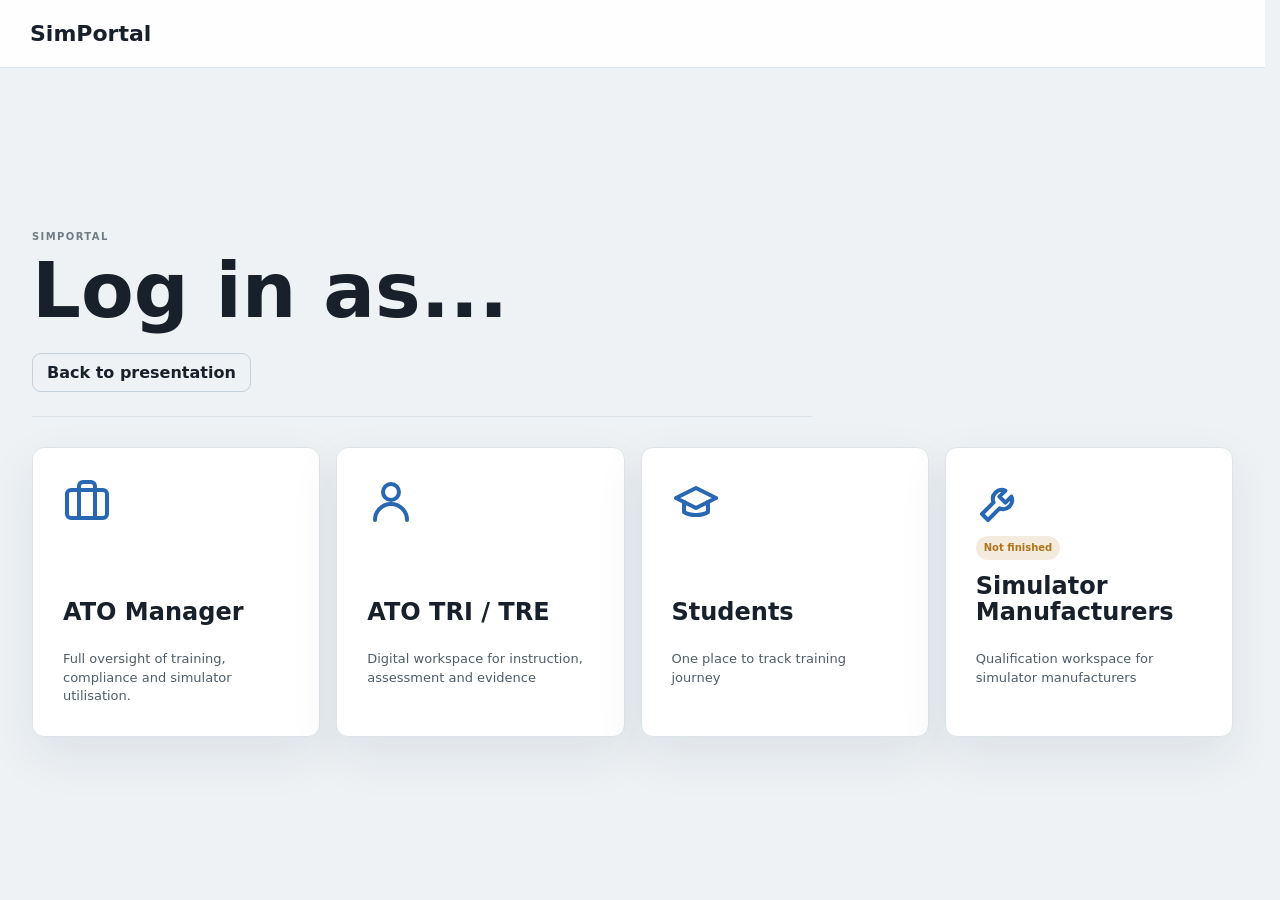
<file: demo.html>
<!doctype html>
<html lang="en">
  <head>
    <meta charset="utf-8">
    <meta
      name="viewport"
      content="width=device-width, initial-scale=1.0, viewport-fit=cover"
    >
    <title>SimPortal Demo</title>
    <meta
      name="description"
      content="Static role-based ATO simulator training portal demo."
    >
    <link rel="stylesheet" href="styles.css">
  </head>
  <body>
    <svg class="icon-sprite" aria-hidden="true">
      <symbol id="icon-user" viewBox="0 0 24 24">
        <path d="M20 21a8 8 0 0 0-16 0"></path>
        <circle cx="12" cy="7" r="4"></circle>
      </symbol>
      <symbol id="icon-briefcase" viewBox="0 0 24 24">
        <path d="M16 20V4a2 2 0 0 0-2-2h-4a2 2 0 0 0-2 2v16"></path>
        <rect x="2" y="6" width="20" height="14" rx="2"></rect>
      </symbol>
      <symbol id="icon-graduation" viewBox="0 0 24 24">
        <path d="M22 10 12 5 2 10l10 5 10-5Z"></path>
        <path d="M6 12v5c3 2 9 2 12 0v-5"></path>
      </symbol>
      <symbol id="icon-plus" viewBox="0 0 24 24">
        <path d="M5 12h14"></path>
        <path d="M12 5v14"></path>
      </symbol>
      <symbol id="icon-plane" viewBox="0 0 24 24">
        <path d="M17.8 19.2 16 11l3.5-3.5c1.1-1.1 1.4-2.7.7-3.4s-2.3-.4-3.4.7L13 8.3 4.8 6.5 3.5 7.8l6.7 3.3-3.5 3.5-2.3-.4-1 1 3.3 2 2 3.3 1-1-.4-2.3 3.5-3.5 3.3 6.7 1.7-1.2Z"></path>
      </symbol>
      <symbol id="icon-monitor" viewBox="0 0 24 24">
        <rect x="3" y="4" width="18" height="12" rx="2"></rect>
        <path d="M8 20h8"></path>
        <path d="M12 16v4"></path>
      </symbol>
      <symbol id="icon-list" viewBox="0 0 24 24">
        <path d="M8 6h13"></path>
        <path d="M8 12h13"></path>
        <path d="M8 18h13"></path>
        <path d="M3 6h.01"></path>
        <path d="M3 12h.01"></path>
        <path d="M3 18h.01"></path>
      </symbol>
      <symbol id="icon-clipboard" viewBox="0 0 24 24">
        <rect x="8" y="2" width="8" height="4" rx="1"></rect>
        <path d="M16 4h2a2 2 0 0 1 2 2v14a2 2 0 0 1-2 2H6a2 2 0 0 1-2-2V6a2 2 0 0 1 2-2h2"></path>
      </symbol>
      <symbol id="icon-check" viewBox="0 0 24 24">
        <path d="m20 6-11 11-5-5"></path>
      </symbol>
      <symbol id="icon-alert" viewBox="0 0 24 24">
        <path d="M10.3 3.9 1.8 18a2 2 0 0 0 1.7 3h17a2 2 0 0 0 1.7-3L13.7 3.9a2 2 0 0 0-3.4 0Z"></path>
        <path d="M12 9v4"></path>
        <path d="M12 17h.01"></path>
      </symbol>
      <symbol id="icon-wrench" viewBox="0 0 24 24">
        <path d="M14.7 6.3a4.5 4.5 0 0 0-5.9 5.9L3 18l3 3 5.8-5.8a4.5 4.5 0 0 0 5.9-5.9l-3 3-3-3 3-3Z"></path>
      </symbol>
    </svg>

    <header class="topbar">
      <button class="brand brand-button" id="brand" type="button">SimPortal</button>
    </header>

    <main>
      <section id="loginView" class="view active">
        <div class="login-screen">
          <div class="login-hero">
            <div class="eyebrow">SimPortal</div>
            <h1>Log in as...</h1>
            <a class="btn ghost login-back" href="index.html">Back to presentation</a>
          </div>

          <div class="login-grid">
            <button class="login-card" type="button" data-role="stakeholder">
              <svg class="icon"><use href="#icon-briefcase"></use></svg>
              <strong>ATO Manager</strong>
              <span>Full oversight of training, compliance and simulator utilisation.</span>
            </button>

            <button class="login-card" type="button" data-role="tri">
              <svg class="icon"><use href="#icon-user"></use></svg>
              <strong>ATO TRI / TRE</strong>
              <span>Digital workspace for instruction, assessment and evidence</span>
            </button>

            <button class="login-card" type="button" data-role="student">
              <svg class="icon"><use href="#icon-graduation"></use></svg>
              <strong>Students</strong>
              <span>One place to track training journey</span>
            </button>

            <button class="login-card" type="button" data-role="manufacturer">
              <svg class="icon"><use href="#icon-wrench"></use></svg>
              <div class="role-status status-badge warning">Not finished</div>
              <strong>Simulator Manufacturers</strong>
              <span>Qualification workspace for simulator manufacturers</span>
            </button>
          </div>
        </div>
      </section>

      <section id="portalView" class="view">
        <div class="dashboard">
          <div class="portal-head">
            <div>
              <div class="eyebrow" id="portalEyebrow"></div>
              <h1 id="portalTitle"></h1>
              <p id="portalSummary"></p>
            </div>
            <button class="btn ghost" type="button" id="switchRoleButton">Back to Login screen</button>
          </div>

          <section id="scheduleArea">
            <div class="section-head">
              <h2><svg class="icon"><use href="#icon-plane"></use></svg> FFS Schedule</h2>
              <span>FFS 1-5 complete</span>
            </div>
            <div class="cards" id="sessionCards"></div>
          </section>

          <section id="stakeholderArea">
            <div class="stakeholder-tabs" role="tablist" aria-label="ATO Manager sections">
              <button class="stakeholder-tab active" type="button" data-stakeholder-tab="programmes">
                <svg class="icon"><use href="#icon-clipboard"></use></svg>
                Programs
              </button>
              <button class="stakeholder-tab" type="button" data-stakeholder-tab="tasks">
                <svg class="icon"><use href="#icon-list"></use></svg>
                Task Matrix
              </button>
              <button class="stakeholder-tab" type="button" data-stakeholder-tab="inventory">
                <svg class="icon"><use href="#icon-monitor"></use></svg>
                Device Inventory
              </button>
            </div>

            <section class="stakeholder-panel" id="inventoryPanel">
              <div class="section-head">
                <h2>Device Inventory</h2>
                <button class="add-button" type="button" data-create="device">
                  <svg class="icon"><use href="#icon-plus"></use></svg>
                  Device
                </button>
              </div>
              <div class="device-grid" id="deviceInventory"></div>
            </section>

            <section class="stakeholder-panel" id="tasksPanel">
              <div class="section-head">
                <h2>Task Matrix</h2>
                <button class="add-button" type="button" data-create="task">
                  <svg class="icon"><use href="#icon-plus"></use></svg>
                  Task
                </button>
              </div>
              <span class="section-meta" id="taskCount"></span>
              <div class="task-matrix" id="taskMatrix"></div>
            </section>

            <section class="stakeholder-panel active" id="programmesPanel">
              <div class="section-head">
                <h2>Programs</h2>
                <button class="add-button" type="button" data-create="programme">
                  <svg class="icon"><use href="#icon-plus"></use></svg>
                  Program
                </button>
              </div>
              <div class="programme-grid" id="programmeList"></div>
              <div class="programme-preview" id="programmePreview"></div>
            </section>
          </section>

          <section id="manufacturerArea">
            <div class="manufacturer-hero">
              <div>
                <div class="eyebrow">Qualification package</div>
                <h2>Device → Claimed FCS → Evidence → Tests → Qualification status</h2>
                <p>SimPortal gives simulator manufacturers one workspace to build, maintain and defend their qualification package.</p>
              </div>
              <div class="readiness-card">
                <span>Qualification readiness</span>
                <div class="status-badge warning">Not finished</div>
                <strong>82%</strong>
                <small>18 open evidence gaps</small>
              </div>
            </div>

            <div class="manufacturer-grid" id="manufacturerGrid"></div>
          </section>
        </div>
      </section>

      <section id="sessionView" class="view">
        <div class="session-page">
          <div class="session-head operational-head">
            <div>
              <div class="eyebrow" id="sessionEyebrow"></div>
              <div class="session-title" id="sessionTitle"></div>
              <div class="session-route" id="sessionRoute"></div>
            </div>
            <button class="btn ghost" type="button" id="backToPortalButton">Back</button>
          </div>

          <div class="session-tabs" role="tablist" aria-label="Session sections">
            <button class="session-tab active" type="button" data-session-tab="briefing">Briefing</button>
            <button class="session-tab" type="button" data-session-tab="setup">Setup</button>
            <button class="session-tab" type="button" data-session-tab="items">Session</button>
            <button class="session-tab" type="button" data-session-tab="debrief">Debrief</button>
          </div>

          <div class="session-content" id="sessionContent"></div>
        </div>
      </section>
    </main>

    <div class="modal-backdrop" id="modalBackdrop">
      <section
        class="modal"
        role="dialog"
        aria-modal="true"
        aria-labelledby="modalTitle"
      >
        <div class="modal-top">
          <div>
            <div class="eyebrow" id="modalEyebrow"></div>
            <h3 id="modalTitle"></h3>
          </div>
          <button class="btn icon" id="modalClose" type="button" aria-label="Close">x</button>
        </div>
        <div class="modal-body" id="modalBody"></div>
      </section>
    </div>

    <script src="lesson-data.js"></script>
    <script src="app.js"></script>
  </body>
</html>
</file>
<file: styles.css>
:root {
  --bg: #eef2f5;
  --panel: #ffffff;
  --panel-hover: #f5f8fa;
  --panel-soft: #f8fafb;

  --text: #18212b;
  --muted: #6f7b86;
  --muted-light: #4f5d69;

  --border: #dce4ea;
  --border-light: #c4d0da;

  --green: #237a57;
  --green-soft: rgba(35, 122, 87, .12);

  --red: #c94b4b;
  --red-soft: rgba(201, 75, 75, .12);

  --blue: #2867b2;
  --blue-soft: rgba(40, 103, 178, .12);

  --amber: #ad7519;
  --amber-soft: rgba(173, 117, 25, .14);

  --reposition: #8bdfb2;
  --reposition-bg: rgba(139, 223, 178, .11);

  --radius: 12px;
}

* {
  box-sizing: border-box;
}

html {
  scroll-behavior: smooth;
  scrollbar-gutter: stable;
}

body {
  margin: 0;

  background: var(--bg);
  color: var(--text);

  font-family:
    Inter,
    ui-sans-serif,
    system-ui,
    -apple-system,
    BlinkMacSystemFont,
    "Segoe UI",
    sans-serif;
}

.icon-sprite {
  position: absolute;
  width: 0;
  height: 0;
  overflow: hidden;
}

.icon {
  width: 18px;
  height: 18px;
  flex: 0 0 auto;
  stroke: currentColor;
  stroke-width: 2;
  fill: none;
  stroke-linecap: round;
  stroke-linejoin: round;
}

button {
  font: inherit;
  cursor: pointer;
  -webkit-tap-highlight-color: transparent;
}

button:focus-visible {
  outline: 2px solid var(--blue);
  outline-offset: 2px;
}

.view {
  display: none;
}

.view.active {
  display: block;
}


/* ================================================= */
/* TOP BAR */
/* ================================================= */

.topbar {
  height: 68px;

  position: sticky;
  top: 0;
  z-index: 50;

  padding: 0 30px;

  display: flex;
  align-items: center;
  justify-content: space-between;

  background: rgba(255, 255, 255, .9);

  backdrop-filter: blur(18px);

  border-bottom: 1px solid var(--border);
}

.brand {
  font-size: 22px;
  font-weight: 650;

  letter-spacing: 0;

  cursor: pointer;
}

.brand-button {
  border: 0;
  padding: 0;
  background: transparent;
  color: var(--text);
}

.role-chip {
  min-height: 31px;
  padding: 0 10px;
  display: inline-flex;
  align-items: center;
  border: 1px solid var(--border-light);
  border-radius: 999px;
  color: var(--muted-light);
  background: var(--panel);
  font-size: 12px;
  font-weight: 720;
}

.role-chip:empty {
  display: none;
}

.top-actions {
  display: flex;
  align-items: center;
  gap: 8px;
}

.btn {
  min-height: 39px;

  padding: 0 14px;

  border: 1px solid var(--border-light);
  border-radius: 9px;

  background: var(--panel);
  color: var(--text);

  font-weight: 650;
}

a.btn {
  text-decoration: none;
}

.btn:hover {
  background: var(--panel-hover);
}

.btn.ghost {
  background: transparent;
}

.btn.icon {
  width: 40px;
  padding: 0;

  display: grid;
  place-items: center;

  font-size: 20px;
}


/* ================================================= */
/* SHARED */
/* ================================================= */

.eyebrow {
  margin-bottom: 9px;

  color: var(--muted);

  font-size: 10px;
  font-weight: 760;

  text-transform: uppercase;
  letter-spacing: .14em;
}

h1 {
  margin: 0;

  font-size: clamp(40px, 5vw, 66px);

  line-height: .97;

  font-weight: 620;

  letter-spacing: 0;
}


/* ================================================= */
/* DASHBOARD */
/* ================================================= */

.dashboard {
  max-width: 1280px;

  margin: 0 auto;

  padding: 55px 30px 90px;
}

.hero {
  margin-bottom: 40px;
}

.hero p {
  max-width: 570px;

  margin: 15px 0 0;

  color: var(--muted-light);

  font-size: 14px;
  line-height: 1.6;
}

.login-screen {
  min-height: calc(100vh - 68px);
  width: min(1180px, calc(100% - 60px));
  margin: 0 auto;
  padding: 84px 0 90px;
  display: grid;
  align-content: center;
}

.login-hero {
  margin-bottom: 30px;
  padding-bottom: 24px;
  border-bottom: 1px solid var(--border);
}

.login-hero h1 {
  max-width: 760px;
  font-size: clamp(58px, 8vw, 112px);
}

.login-grid {
  display: grid;
  grid-template-columns: repeat(3, minmax(0, 1fr));
  gap: 18px;
}

.login-card {
  min-height: 260px;
  padding: 28px;
  display: flex;
  flex-direction: column;
  justify-content: space-between;
  border: 1px solid var(--border);
  border-radius: var(--radius);
  background: var(--panel);
  color: var(--text);
  text-align: left;
}

.login-card:hover {
  background: var(--panel-hover);
  border-color: var(--border-light);
}

.login-card span,
.login-card small {
  color: var(--muted);
  font-size: 12px;
}

.login-card strong {
  display: block;
  margin: auto 0 0;
  font-size: 30px;
  line-height: 1.1;
}

.login-card .icon {
  width: 32px;
  height: 32px;
  color: var(--blue);
}

.portal-head {
  margin-bottom: 28px;
  display: flex;
  align-items: flex-start;
  justify-content: space-between;
  gap: 20px;
}

.portal-head p {
  max-width: 680px;
  margin: 14px 0 0;
  color: var(--muted-light);
  font-size: 14px;
  line-height: 1.55;
}

#scheduleArea {
  max-width: 1080px;
  margin: 0 auto;
}

.section-head h2 {
  display: inline-flex;
  align-items: center;
  gap: 8px;
}

.section-meta {
  display: block;
  margin: -7px 0 13px;
  color: var(--muted);
  font-size: 12px;
}

.add-button {
  min-height: 34px;
  padding: 0 11px;
  display: inline-flex;
  align-items: center;
  gap: 7px;
  border: 1px solid var(--border-light);
  border-radius: 8px;
  background: var(--panel);
  color: var(--text);
  font-size: 12px;
  font-weight: 760;
}

.add-button:hover {
  background: var(--panel-hover);
}

.stakeholder-tabs {
  display: grid;
  grid-template-columns: repeat(3, minmax(0, 1fr));
  gap: 8px;
  margin-bottom: 24px;
}

.stakeholder-tab {
  min-height: 50px;
  padding: 0 14px;
  display: inline-flex;
  align-items: center;
  justify-content: center;
  gap: 8px;
  border: 1px solid var(--border);
  border-radius: 8px;
  background: var(--panel);
  color: var(--muted-light);
  font-size: 13px;
  font-weight: 780;
}

.stakeholder-tab.active {
  border-color: var(--border-light);
  background: var(--panel-hover);
  color: var(--text);
}

.stakeholder-panel {
  display: none;
}

.stakeholder-panel.active {
  display: block;
}

.device-grid {
  display: grid;
  grid-template-columns: repeat(5, minmax(0, 1fr));
  gap: 12px;
}

.device-card {
  min-height: 260px;
  padding: 16px;
  display: flex;
  flex-direction: column;
  border: 1px solid var(--border);
  border-radius: 12px;
  background: linear-gradient(180deg, #1b1f25, #101319);
  color: var(--text);
  text-align: left;
}

.device-card:hover {
  border-color: var(--blue);
}

.device-type {
  width: max-content;
  padding: 5px 8px;
  border-radius: 999px;
  background: var(--blue-soft);
  color: var(--blue);
  font-size: 10px;
  font-weight: 820;
}

.device-icon {
  width: 42px;
  height: 42px;
  margin: 34px 0 20px;
  color: var(--green);
}

.device-card strong,
.programme-card strong {
  display: block;
  color: var(--text);
  font-size: 15px;
  line-height: 1.25;
}

.device-card span,
.programme-card span {
  display: block;
  margin-top: 8px;
  color: var(--muted-light);
  font-size: 12px;
  line-height: 1.35;
}

.device-card small {
  display: block;
  margin-top: auto;
  padding-top: 20px;
  color: var(--muted);
  font-size: 11px;
  line-height: 1.4;
}

.programme-grid {
  display: grid;
  grid-template-columns: repeat(4, minmax(0, 1fr));
  gap: 10px;
}

.programme-card {
  min-height: 124px;
  padding: 15px;
  display: grid;
  align-content: space-between;
  gap: 12px;
  border: 1px solid var(--border);
  border-radius: 10px;
  background: var(--panel);
  color: var(--text);
  text-align: left;
}

.programme-card:hover {
  background: var(--panel-hover);
  border-color: var(--border-light);
}

.programme-card .icon {
  color: var(--blue);
}

.programme-preview {
  margin-top: 22px;
}

.programme-preview-head {
  margin-bottom: 13px;
  padding: 14px;
  display: flex;
  align-items: center;
  justify-content: space-between;
  gap: 16px;
  border: 1px solid var(--border);
  border-radius: 10px;
  background: var(--panel-soft);
}

.programme-preview-head span {
  display: block;
  margin-bottom: 4px;
  color: var(--muted);
  font-size: 9px;
  font-weight: 780;
  letter-spacing: .1em;
  text-transform: uppercase;
}

.programme-preview-head strong {
  color: var(--text);
}

.compact-cards {
  grid-template-columns: repeat(4, minmax(0, 1fr));
}

.compact-cards .sim-card {
  min-height: 170px;
}

.dashboard-tabs {
  display: inline-grid;
  grid-template-columns: repeat(2, minmax(150px, 1fr));
  gap: 5px;
  margin: 0 0 26px;
  padding: 5px;
  border: 1px solid var(--border);
  border-radius: 12px;
  background: #101319;
}

.dashboard-tab {
  min-height: 40px;
  padding: 0 16px;
  border: 0;
  border-radius: 8px;
  background: transparent;
  color: var(--muted-light);
  font-size: 13px;
  font-weight: 740;
}

.dashboard-tab.active {
  color: var(--text);
  background: var(--panel-hover);
}

.dashboard-panel {
  display: none;
}

.dashboard-panel.active {
  display: block;
}

.task-matrix {
  overflow: hidden;
  overflow-x: auto;
  max-height: calc(100vh - 280px);
  overflow-y: auto;
  border: 1px solid var(--border);
  border-radius: var(--radius);
  background: var(--panel);
}

.task-table {
  width: 100%;
  min-width: 1120px;
  border-collapse: collapse;
}

.task-table th {
  position: sticky;
  top: 0;
  z-index: 2;
  padding: 12px 13px;
  border-bottom: 1px solid var(--border);
  background: #101319;
  color: var(--muted);
  font-size: 9px;
  font-weight: 780;
  letter-spacing: .1em;
  text-align: left;
  text-transform: uppercase;
}

.task-table td {
  padding: 12px 13px;
  border-bottom: 1px solid var(--border);
  color: var(--muted-light);
  font-size: 12px;
  line-height: 1.45;
  vertical-align: top;
}

.task-table tr:last-child td {
  border-bottom: 0;
}

.task-table strong {
  display: block;
  color: var(--text);
  font-size: 12px;
}

.task-pill {
  display: inline-flex;
  padding: 5px 8px;
  border-radius: 999px;
  background: var(--blue-soft);
  color: var(--blue);
  font-size: 10px;
  font-weight: 760;
  white-space: nowrap;
}

.section-head {
  margin: 43px 0 15px;

  display: flex;
  align-items: center;
  justify-content: space-between;
}

.section-head h2 {
  margin: 0;

  font-size: 15px;
}

.section-head span {
  color: var(--muted);

  font-size: 12px;
}

.cards {
  display: grid;

  grid-template-columns: repeat(3, minmax(0, 1fr));

  gap: 14px;
}

.sim-card {
  min-height: 205px;

  padding: 21px;

  display: flex;
  flex-direction: column;
  justify-content: space-between;

  border: 1px solid var(--border);

  border-radius: var(--radius);

  background: var(--panel);
  color: var(--text);

  text-align: left;

  transition: .18s ease;
}

.sim-card:hover {
  transform: translateY(-2px);

  background: var(--panel-hover);

  border-color: #3c424b;
}

.sim-card.complete {
  border-color: rgba(67, 201, 130, .42);
}

.sim-card.pending {
  border-color: rgba(255, 255, 255, .09);
}

.card-top {
  display: flex;
  justify-content: space-between;
  align-items: flex-start;

  gap: 12px;
}

.ffs-number {
  color: var(--muted);

  font-size: 10px;
  font-weight: 760;

  letter-spacing: .13em;

  text-transform: uppercase;
}

.arrow {
  color: #747c87;

  font-size: 19px;
}

.card-title {
  max-width: 320px;

  margin-top: 18px;

  font-size: 20px;
  line-height: 1.2;

  font-weight: 710;

  letter-spacing: -.035em;
}

.card-bottom {
  display: flex;
  justify-content: space-between;

  gap: 10px;

  color: var(--muted);

  font-size: 11px;
}

.status-badge {
  display: inline-flex;
  align-items: center;
  min-height: 24px;
  padding: 0 8px;
  border-radius: 999px;
  font-size: 10px;
  font-weight: 800;
  white-space: nowrap;
}

.status-badge.complete {
  color: var(--green);
  background: var(--green-soft);
}

.status-badge.pending {
  color: var(--muted-light);
  background: rgba(173, 179, 188, .11);
}

.status-badge.warning {
  color: var(--amber);
  background: var(--amber-soft);
}


/* ================================================= */
/* SESSION HEADER */
/* ================================================= */

.session-shell,
.session-page {
  min-height: calc(100vh - 68px);
}

.session-page {
  background: var(--bg);
}

.session-head {
  min-height: 110px;

  padding: 22px 30px 18px;

  display: flex;
  align-items: flex-end;
  justify-content: space-between;

  gap: 24px;

  border-bottom: 1px solid var(--border);
}

.operational-head {
  position: sticky;
  top: 68px;
  z-index: 15;
  background: rgba(13, 15, 18, .94);
  backdrop-filter: blur(18px);
}

.session-tabs {
  position: sticky;
  top: 178px;
  z-index: 14;
  padding: 12px 30px;
  display: grid;
  grid-template-columns: repeat(4, minmax(150px, 1fr));
  gap: 8px;
  border-bottom: 1px solid var(--border);
  background: rgba(13, 15, 18, .94);
  backdrop-filter: blur(18px);
}

.session-tab {
  min-height: 46px;
  border: 1px solid var(--border);
  border-radius: 8px;
  background: var(--panel);
  color: var(--muted-light);
  font-size: 13px;
  font-weight: 780;
}

.session-tab.active {
  color: var(--text);
  border-color: var(--border-light);
  background: var(--panel-hover);
}

.session-content {
  padding: 24px 30px 70px;
}

.info-grid,
.debrief-grid {
  display: grid;
  grid-template-columns: repeat(3, minmax(0, 1fr));
  gap: 12px;
}

.info-block,
.debrief-card {
  min-height: 126px;
  padding: 16px;
  border: 1px solid var(--border);
  border-radius: 8px;
  background: var(--panel);
}

.info-block span,
.debrief-card span,
.matrix-summary span {
  display: block;
  margin-bottom: 9px;
  color: var(--muted);
  font-size: 9px;
  font-weight: 780;
  letter-spacing: .1em;
  text-transform: uppercase;
}

.info-block strong,
.debrief-card strong,
.matrix-summary strong {
  color: var(--text);
  font-size: 14px;
  line-height: 1.45;
}

.debrief-card p {
  margin: 12px 0 0;
  color: var(--muted-light);
  font-size: 13px;
  line-height: 1.55;
}

.result-pass {
  color: var(--green) !important;
}

.result-pending {
  color: var(--muted-light) !important;
}

.session-table-wrap {
  max-height: calc(100vh - 270px);
  overflow: auto;
  border: 1px solid var(--border);
  border-radius: 8px;
  background: var(--panel);
}

.session-table,
.fcs-table {
  width: 100%;
  border-collapse: collapse;
}

.session-table th,
.fcs-table th {
  position: sticky;
  top: 0;
  z-index: 3;
  padding: 12px;
  border-bottom: 1px solid var(--border);
  background: #101319;
  color: var(--muted);
  font-size: 9px;
  font-weight: 780;
  letter-spacing: .1em;
  text-align: left;
  text-transform: uppercase;
}

.session-table td,
.fcs-table td {
  padding: 12px;
  border-bottom: 1px solid var(--border);
  color: var(--muted-light);
  font-size: 12px;
  line-height: 1.45;
  vertical-align: top;
}

.session-table strong,
.fcs-table strong {
  display: block;
  color: var(--text);
}

.session-table small {
  display: block;
  margin-top: 5px;
  color: var(--muted);
}

.row-complete strong {
  color: var(--green);
}

.row-pending strong {
  color: var(--muted-light);
}

.phase-pill {
  display: inline-flex;
  padding: 5px 8px;
  border-radius: 999px;
  background: rgba(113, 168, 255, .11);
  color: var(--blue);
  font-size: 10px;
  font-weight: 760;
  white-space: nowrap;
}

.task-row {
  cursor: pointer;
}

.task-row:hover td {
  background: rgba(255, 255, 255, .035);
}

.matrix-summary {
  display: grid;
  grid-template-columns: 1fr 1fr;
  gap: 10px;
  margin-bottom: 16px;
}

.matrix-summary div {
  padding: 13px;
  border: 1px solid var(--border);
  border-radius: 8px;
  background: var(--panel-soft);
}

.fcs-table-wrap {
  max-height: 58vh;
  overflow: auto;
  border: 1px solid var(--border);
  border-radius: 8px;
}

.session-title {
  max-width: 860px;

  font-size: 27px;
  line-height: 1.12;

  font-weight: 730;

  letter-spacing: -.045em;
}

.session-route {
  margin-top: 6px;

  color: var(--muted);

  font-size: 12px;
}

.legend {
  display: flex;
  align-items: center;

  gap: 15px;

  color: var(--muted);

  font-size: 11px;

  white-space: nowrap;
}

.legend-dot {
  width: 8px;
  height: 8px;

  display: inline-block;

  margin-right: 5px;

  border-radius: 50%;
}

.legend-dot.blue {
  background: var(--blue);
}

.legend-dot.green {
  background: var(--green);
}

.legend-dot.red {
  background: var(--red);
}

.legend-bar {
  width: 15px;
  height: 4px;

  display: inline-block;

  margin-right: 5px;

  border-radius: 4px;

  background: var(--reposition);
}

.mobile-scroll-hint {
  display: none;
}


/* ================================================= */
/* FLIGHT TIMELINE */
/* ================================================= */

.timeline-scroll {
  width: 100%;

  overflow-x: auto;
  overflow-y: hidden;

  -webkit-overflow-scrolling: touch;

  scrollbar-width: thin;
  scrollbar-color: #3a4048 transparent;
}

.timeline {
  position: relative;

  min-height: 700px;

  padding:
    36px
    70px
    80px;
}

.flight-area {
  position: relative;

  height: 590px;
}


/* ================================================= */
/* PRE-SIM */
/* ================================================= */

.preflight-zone {
  position: absolute;

  left: 0;
  top: 0;

  width: 360px;
  height: 590px;

  border-right: 1px dashed #343a43;
}

.preflight-label {
  position: absolute;

  top: 2px;
  left: 12px;

  color: #69717b;

  font-size: 9px;
  font-weight: 760;

  text-transform: uppercase;

  letter-spacing: .12em;
}

.setup-block {
  position: absolute;
  left: 22px;
  top: 76px;
  width: 310px;
  min-height: 370px;
  padding: 16px;
  border: 1px solid var(--border-light);
  border-radius: 12px;
  background: rgba(21, 24, 29, .96);
  box-shadow: 0 12px 28px rgba(0, 0, 0, .18);
  z-index: 12;
}

.pre-sim-tabs {
  display: grid;
  grid-template-columns: 1fr 1fr;
  gap: 5px;
  margin-bottom: 14px;
  padding: 4px;
  border: 1px solid var(--border);
  border-radius: 10px;
  background: #101319;
}

.pre-sim-tab {
  min-height: 34px;
  border: 0;
  border-radius: 7px;
  background: transparent;
  color: var(--muted-light);
  font-size: 12px;
  font-weight: 740;
}

.pre-sim-tab.active {
  color: var(--text);
  background: var(--panel-hover);
}

.pre-sim-panel {
  display: none;
}

.pre-sim-panel.active {
  display: block;
}

.setup-mini-list {
  display: grid;
  gap: 8px;
}

.setup-mini-row {
  display: grid;
  grid-template-columns: 84px 1fr;
  gap: 10px;
  padding-top: 8px;
  border-top: 1px solid rgba(255, 255, 255, .07);
}

.setup-mini-row:first-child {
  padding-top: 0;
  border-top: 0;
}

.setup-mini-key {
  color: var(--muted);
  font-size: 9px;
  font-weight: 760;
  text-transform: uppercase;
}

.setup-mini-value {
  color: var(--muted-light);
  font-size: 12px;
  line-height: 1.42;
}

.origin-label {
  position: absolute;

  left: 330px;
  bottom: 30px;

  z-index: 8;
}

.destination-label {
  position: absolute;

  right: 10px;
  bottom: 30px;

  z-index: 8;

  text-align: right;
}

.airport-code {
  font-size: 22px;

  font-weight: 740;

  letter-spacing: -.04em;
}

.airport-city {
  margin-top: 3px;

  color: var(--muted);

  font-size: 10px;
}


/* ================================================= */
/* FLIGHT SEGMENTS */
/* ================================================= */

.segment {
  position: absolute;

  top: 0;

  height: 500px;
}

.segment-stage-row {
  position: absolute;

  left: 0;
  right: 0;
  top: 0;

  height: 55px;

  display: grid;
}

.segment-stage {
  position: relative;

  padding:
    0
    8px
    11px;

  display: flex;
  align-items: flex-end;

  color: #727a84;

  font-size: 8px;
  font-weight: 760;

  text-transform: uppercase;

  letter-spacing: .09em;

  white-space: nowrap;
}

.segment-stage:not(:last-child)::after {
  content: "";

  position: absolute;

  right: 0;
  top: 34px;

  height: 400px;

  border-right: 1px dashed #30363e;

  pointer-events: none;
}


/* ================================================= */
/* PATH */
/* ================================================= */

.flight-svg {
  position: absolute;

  left: 0;
  top: 54px;

  width: 100%;
  height: 480px;

  overflow: visible;

  pointer-events: none;
}

.flight-path-shadow {
  fill: none;

  stroke: #22272e;

  stroke-width: 1;

  stroke-dasharray: 5 8;
}

.flight-path {
  fill: none;

  stroke: #4a515b;

  stroke-width: 2;

  stroke-linecap: round;
  stroke-linejoin: round;
}


/* ================================================= */
/* EVENTS */
/* ================================================= */

.event {
  position: absolute;

  width: 156px;

  padding: 0;

  transform: translate(-50%, -50%);

  border: 0;

  background: transparent;

  color: var(--text);

  text-align: center;

  z-index: 15;
}

.event-dot {
  width: 17px;
  height: 17px;

  margin: 0 auto;

  border: 4px solid var(--bg);

  border-radius: 50%;

  background: #747c86;

  box-shadow: 0 0 0 1px #626a75;
}

.event.pass .event-dot {
  background: var(--green);

  box-shadow: 0 0 0 1px var(--green);
}

.event.fail .event-dot {
  background: var(--red);

  box-shadow: 0 0 0 1px var(--red);
}

.event.info .event-dot {
  background: var(--blue);

  box-shadow: 0 0 0 1px var(--blue);
}

.event-title {
  display: inline-block;

  max-width: 150px;

  margin-top: 9px;

  padding: 4px 6px;

  border-radius: 6px;

  background: rgba(13, 15, 18, .96);

  font-size: 10px;
  line-height: 1.25;

  font-weight: 680;
}

.event-sub {
  margin-top: 3px;

  color: var(--muted);

  font-size: 9px;
}


/* ================================================= */
/* REPOSITION */
/* ================================================= */

.reposition-divider {
  position: absolute;

  top: 7px;
  bottom: 14px;

  width: 4px;

  transform: translateX(-50%);

  border-radius: 5px;

  background: var(--reposition);

  z-index: 18;
}

.reposition-pill {
  position: absolute;

  top: 5px;
  left: 50%;

  transform: translateX(-50%);

  padding: 5px 8px;

  border: 1px solid rgba(139, 223, 178, .25);

  border-radius: 999px;

  background: #15231c;

  color: var(--reposition);

  font-size: 8px;
  font-weight: 760;

  text-transform: uppercase;
  letter-spacing: .09em;

  white-space: nowrap;
}


.field {
  margin-bottom: 28px;
}

.field-label {
  margin-bottom: 9px;

  color: var(--muted);

  font-size: 9px;
  font-weight: 760;

  text-transform: uppercase;

  letter-spacing: .11em;
}


/* ================================================= */
/* DETAIL PANELS */
/* ================================================= */

.detail-list {
  display: grid;

  gap: 8px;
}

.detail-row {
  padding: 12px 13px;

  display: grid;

  grid-template-columns:
    minmax(115px, .7fr)
    minmax(0, 1.3fr);

  gap: 14px;

  border: 1px solid var(--border);

  border-radius: 10px;

  background: var(--panel-soft);
}

.detail-key {
  color: var(--muted);

  font-size: 9px;
  font-weight: 750;

  text-transform: uppercase;

  letter-spacing: .07em;
}

.detail-value {
  color: var(--text);

  font-size: 13px;
  line-height: 1.45;
}

.readonly-comments {
  padding: 15px 16px;

  border: 1px solid var(--border);

  border-radius: 11px;

  background: var(--panel-soft);

  color: #d5d9df;

  font-size: 13px;
  line-height: 1.65;
}


/* ================================================= */
/* ATTEMPTS */
/* ================================================= */

.attempts {
  overflow: hidden;

  border: 1px solid var(--border);

  border-radius: 11px;

  background: var(--panel-soft);
}

.attempts table {
  width: 100%;

  border-collapse: collapse;
}

.attempts th {
  padding: 10px 12px;

  background: var(--panel);

  border-bottom: 1px solid var(--border);

  color: var(--muted);

  font-size: 9px;
  font-weight: 760;

  text-align: left;

  text-transform: uppercase;

  letter-spacing: .08em;
}

.attempts td {
  padding: 12px;

  border-bottom: 1px solid var(--border);

  font-size: 12px;
}

.attempts tr:last-child td {
  border-bottom: 0;
}

.status {
  display: inline-flex;

  padding: 5px 8px;

  border-radius: 999px;

  font-size: 10px;
  font-weight: 740;
}

.status.pass {
  color: var(--green);

  background: var(--green-soft);
}

.status.fail {
  color: var(--red);

  background: var(--red-soft);
}


/* ================================================= */
/* TABLET */
/* ================================================= */

@media (max-width: 950px) {
  .cards,
  .login-grid,
  .info-grid,
  .debrief-grid,
  .device-grid,
  .programme-grid,
  .compact-cards {
    grid-template-columns: 1fr 1fr;
  }

  .legend {
    display: none;
  }
}


/* ================================================= */
/* MOBILE */
/* ================================================= */

@media (max-width: 650px) {
  .topbar {
    height: calc(62px + env(safe-area-inset-top));

    padding:
      env(safe-area-inset-top)
      14px
      0;
  }

  .brand {
    font-size: 20px;
  }

  .dashboard {
    padding:
      38px
      17px
      70px;
  }

  .cards {
    grid-template-columns: 1fr;
  }

  .login-grid,
  .info-grid,
  .debrief-grid,
  .matrix-summary,
  .device-grid,
  .programme-grid,
  .compact-cards,
  .stakeholder-tabs {
    grid-template-columns: 1fr;
  }

  .login-screen {
    width: min(100% - 34px, 1180px);
    padding: 52px 0 70px;
  }

  .login-card {
    min-height: 190px;
  }

  .login-hero h1 {
    font-size: clamp(44px, 14vw, 74px);
  }

  .portal-head {
    display: grid;
  }

  .sim-card {
    min-height: 180px;
  }

  .session-head {
    min-height: 105px;

    padding: 17px;
  }

  .session-title {
    font-size: 21px;
  }

  .session-tabs {
    top: calc(62px + env(safe-area-inset-top));
    padding: 10px 17px;
    grid-template-columns: repeat(2, minmax(0, 1fr));
  }

  .session-content {
    padding: 18px 17px 60px;
  }

  .session-table-wrap {
    max-height: calc(100vh - 250px);
  }

  .mobile-scroll-hint {
    display: block;

    padding: 8px 17px;

    border-bottom: 1px solid var(--border);

    background: var(--panel-soft);

    color: var(--muted);

    font-size: 10px;
  }

  .timeline {
    padding:
      25px
      40px
      60px;
  }

  .event {
    width: 136px;
  }

  .event-title {
    max-width: 132px;

    font-size: 9px;
  }

  .segment-stage {
    font-size: 7px;

    letter-spacing: .06em;
  }

  .detail-row {
    grid-template-columns: 1fr;

    gap: 5px;
  }
}


/* ================================================= */
/* CURRENT DEMO OVERRIDES */
/* ================================================= */

.login-screen {
  min-height: calc(100vh - 68px);
  width: min(1260px, calc(100% - 64px));
  padding: 90px 0;
}

.login-hero {
  max-width: 780px;
}

.login-back {
  width: max-content;
  margin-top: 22px;
  display: inline-flex;
  align-items: center;
}

.login-hero h1 {
  font-size: clamp(44px, 6vw, 84px);
  line-height: 1.04;
}

.login-grid {
  grid-template-columns: repeat(4, minmax(0, 1fr));
  gap: 16px;
}

.login-card {
  min-height: 275px;
  padding: 30px;
  display: grid;
  grid-template-rows: 58px 32px 82px minmax(42px, auto);
  align-items: start;
  justify-content: stretch;
  border-radius: 12px;
  background: #ffffff;
  box-shadow: 0 18px 50px rgba(21, 35, 48, .08);
}

.login-card .icon {
  grid-row: 1;
  width: 48px;
  height: 48px;
  color: var(--blue);
}

.login-card .role-status {
  grid-row: 2;
  width: max-content;
  align-self: start;
}

.login-card strong {
  grid-row: 3;
  min-height: 58px;
  margin: 0 0 9px;
  display: flex;
  align-items: flex-end;
  font-size: 24px;
  font-weight: 620;
  letter-spacing: 0;
}

.login-card span,
.login-card small {
  grid-row: 4;
  min-height: 42px;
  color: var(--muted-light);
  font-size: 13px;
  line-height: 1.45;
}

.dashboard {
  max-width: 1360px;
}

#scheduleArea {
  max-width: 980px;
}

.portal-head h1 {
  max-width: 860px;
}

.btn,
.stakeholder-tab,
.add-button,
.session-tab {
  font-weight: 650;
}

.sim-card,
.device-card,
.programme-card,
.info-block,
.matrix-summary div,
.readonly-comments {
  box-shadow: 0 10px 24px rgba(24, 33, 43, .04);
}

.sim-card:hover,
.programme-card:hover,
.device-card:hover {
  border-color: var(--blue);
  background: #fbfdfe;
}

.sim-card.complete {
  border-color: rgba(35, 122, 87, .42);
}

.sim-card.in-progress {
  border-color: var(--red);
  box-shadow: 0 0 0 1px rgba(201, 75, 75, .18), 0 12px 30px rgba(201, 75, 75, .08);
}

.status-badge.in-progress {
  color: var(--red);
  background: var(--red-soft);
}

.status-badge.failed {
  color: var(--red);
  background: var(--red-soft);
}

.device-card {
  background:
    linear-gradient(180deg, rgba(40, 103, 178, .05), rgba(255, 255, 255, .96)),
    #ffffff;
}

.programme-preview {
  display: none;
}

.task-table th,
.session-table th,
.fcs-table th {
  background: #edf3f7;
  color: #52616f;
}

.task-row,
.session-row {
  cursor: pointer;
}

.task-row:hover td,
.session-row:hover td {
  background: #f7fafc;
}

.session-page {
  background: #eef2f5;
}

.operational-head {
  background: rgba(255, 255, 255, .94);
}

.session-title {
  font-weight: 620;
  letter-spacing: 0;
}

.session-tabs {
  width: min(880px, calc(100% - 60px));
  margin: 18px auto 0;
  padding: 6px;
  grid-template-columns: repeat(4, minmax(130px, 1fr));
  border: 1px solid var(--border);
  border-radius: 12px;
  background: #ffffff;
}

.session-tabs.tri-tabs {
  grid-template-columns: repeat(2, minmax(160px, 1fr));
}

.session-tab[hidden] {
  display: none;
}

.session-tab {
  min-height: 42px;
  border: 0;
  background: transparent;
}

.session-tab.active {
  background: #edf3f7;
}

.session-content {
  max-width: 1120px;
  margin: 0 auto;
}

.a4-page {
  width: min(820px, 100%);
  min-height: 980px;
  margin: 0 auto;
  padding: 48px 54px;
  border: 1px solid #e3e7ea;
  background: #ffffff;
  color: #1d2731;
  box-shadow: 0 18px 50px rgba(20, 31, 43, .11);
}

.a4-page .page-kicker {
  margin-bottom: 22px;
  color: #697684;
  font-size: 11px;
  font-weight: 700;
  letter-spacing: .12em;
  text-transform: uppercase;
}

.a4-page h2 {
  margin: 0 0 16px;
  font-size: 30px;
  line-height: 1.15;
  font-weight: 640;
  letter-spacing: 0;
}

.a4-page h3 {
  margin: 28px 0 7px;
  font-size: 13px;
  font-weight: 720;
  letter-spacing: .05em;
  text-transform: uppercase;
}

.a4-page p,
.a4-page li {
  color: #34414d;
  font-size: 14px;
  line-height: 1.68;
}

.a4-page .lead {
  margin-bottom: 30px;
  font-size: 15px;
}

.briefing-flow {
  display: grid;
  gap: 4px;
}

.briefing-flow section {
  padding: 0 0 8px;
  border-bottom: 1px solid #edf1f4;
}

.reading-section ul {
  margin: 8px 0 0;
  padding-left: 20px;
}

.setup-sheet {
  width: min(960px, 100%);
  margin: 0 auto;
}

.setup-strip {
  display: grid;
  grid-template-columns: repeat(3, minmax(0, 1fr));
  gap: 12px;
}

.setup-pill {
  min-height: 104px;
  padding: 16px;
  border: 1px solid var(--border);
  border-radius: 12px;
  background: #ffffff;
}

.setup-pill span {
  display: block;
  margin-bottom: 10px;
  color: var(--muted);
  font-size: 10px;
  font-weight: 720;
  letter-spacing: .08em;
  text-transform: uppercase;
}

.setup-pill strong {
  color: var(--text);
  font-size: 15px;
  line-height: 1.42;
  font-weight: 640;
}

.compact-table-wrap {
  width: min(1040px, 100%);
  margin: 0 auto;
}

.instructor-wrap {
  width: min(1200px, 100%);
  margin: 0 auto;
}

.session-table strong,
.fcs-table strong {
  font-weight: 640;
}

.row-complete strong {
  color: #1f6b4d;
}

.row-pending strong {
  color: #495763;
}

.failed strong {
  color: var(--red);
}

.note-box,
.result-select,
.tries-input {
  width: 100%;
  border: 1px solid var(--border-light);
  border-radius: 8px;
  background: #ffffff;
  color: var(--text);
  font: inherit;
  font-size: 12px;
}

.note-box {
  min-height: 76px;
  padding: 9px 10px;
  resize: vertical;
}

.result-select,
.tries-input {
  min-height: 34px;
  padding: 0 9px;
}

.tries-input {
  max-width: 72px;
}

.modal-backdrop {
  position: fixed;
  inset: 0;
  z-index: 120;
  display: none;
  place-items: center;
  padding: 28px;
  background: rgba(19, 29, 39, .38);
  backdrop-filter: blur(4px);
}

.modal-backdrop.open {
  display: grid;
}

.modal {
  width: min(960px, calc(100vw - 40px));
  max-height: min(86vh, 900px);
  display: flex;
  flex-direction: column;
  overflow: hidden;
  border: 1px solid var(--border);
  border-radius: 14px;
  background: #ffffff;
  box-shadow: 0 28px 90px rgba(10, 18, 28, .24);
}

.modal-top {
  padding: 22px 24px 18px;
  display: flex;
  align-items: flex-start;
  justify-content: space-between;
  gap: 18px;
  border-bottom: 1px solid var(--border);
}

.modal h3 {
  margin: 4px 0 0;
  font-size: 24px;
  line-height: 1.18;
  font-weight: 640;
}

.modal-body {
  flex: 1;
  padding: 22px 24px 28px;
  overflow: auto;
}

.modal-section {
  margin-top: 18px;
}

.modal-section:first-child {
  margin-top: 0;
}

.modal-section h4 {
  margin: 0 0 8px;
  color: var(--text);
  font-size: 13px;
  font-weight: 700;
}

.modal-section p,
.readonly-comments {
  color: var(--muted-light);
}

.matrix-summary.three {
  grid-template-columns: repeat(3, minmax(0, 1fr));
}

.pill-row {
  display: flex;
  flex-wrap: wrap;
  gap: 8px;
}

.plain-pill {
  display: inline-flex;
  align-items: center;
  min-height: 30px;
  padding: 0 10px;
  border: 1px solid var(--border);
  border-radius: 999px;
  background: var(--panel-soft);
  color: var(--muted-light);
  font-size: 12px;
}

.programme-modal-head {
  display: grid;
  grid-template-columns: 1fr 1fr;
  gap: 10px;
  margin-bottom: 18px;
}

.programme-modal-head div {
  padding: 13px;
  border: 1px solid var(--border);
  border-radius: 10px;
  background: var(--panel-soft);
}

.programme-modal-head span {
  display: block;
  margin-bottom: 6px;
  color: var(--muted);
  font-size: 10px;
  font-weight: 720;
  letter-spacing: .08em;
  text-transform: uppercase;
}

.programme-details {
  display: grid;
  gap: 10px;
  margin-top: 18px;
}

.programme-details details {
  border: 1px solid var(--border);
  border-radius: 10px;
  background: var(--panel-soft);
}

.programme-details summary {
  padding: 13px 15px;
  cursor: pointer;
  font-weight: 650;
}

.programme-details .a4-page,
.programme-details .setup-sheet,
.programme-details .session-table-wrap {
  width: 100%;
  min-height: 0;
  margin: 0;
  box-shadow: none;
}

.programme-details .a4-page {
  padding: 24px;
}

.manufacturer-hero {
  display: grid;
  grid-template-columns: minmax(0, 1fr) 260px;
  gap: 18px;
  align-items: stretch;
  margin-bottom: 18px;
  padding: 24px;
  border: 1px solid var(--border);
  border-radius: 14px;
  background: #ffffff;
}

.manufacturer-hero h2 {
  margin: 0;
  font-size: clamp(24px, 3vw, 38px);
  line-height: 1.15;
  font-weight: 620;
}

.manufacturer-hero p {
  max-width: 680px;
  margin: 12px 0 0;
  color: var(--muted-light);
  font-size: 14px;
  line-height: 1.55;
}

.readiness-card {
  padding: 20px;
  display: grid;
  align-content: center;
  border: 1px solid rgba(35, 122, 87, .22);
  border-radius: 12px;
  background: var(--green-soft);
}

.readiness-card span,
.readiness-card small {
  color: var(--muted-light);
  font-size: 12px;
}

.readiness-card .status-badge {
  width: max-content;
  margin: 10px 0 12px;
}

.readiness-card strong {
  margin: 4px 0;
  color: var(--green);
  font-size: 52px;
  line-height: 1;
  font-weight: 650;
}

.manufacturer-grid {
  display: grid;
  grid-template-columns: repeat(2, minmax(0, 1fr));
  gap: 14px;
}

.manufacturer-matrix {
  min-height: 230px;
  padding: 18px;
  display: grid;
  grid-template-columns: repeat(6, minmax(0, 1fr));
  gap: 9px;
  border: 1px solid var(--border);
  border-radius: 12px;
  background: #ffffff;
}

.manufacturer-matrix span {
  display: grid;
  place-items: center;
  min-height: 38px;
  border-radius: 8px;
}

.manufacturer-matrix .check {
  color: var(--green);
  background: var(--green-soft);
}

.manufacturer-matrix .gap {
  color: var(--amber);
  background: var(--amber-soft);
}

.manufacturer-card {
  padding: 18px;
  border: 1px solid var(--border);
  border-radius: 12px;
  background: #ffffff;
}

.manufacturer-card h3 {
  margin: 0 0 14px;
  font-size: 17px;
  font-weight: 640;
}

.manufacturer-card table {
  width: 100%;
  border-collapse: collapse;
}

.manufacturer-card th,
.manufacturer-card td {
  padding: 10px 0;
  border-top: 1px solid var(--border);
  color: var(--muted-light);
  font-size: 12px;
  line-height: 1.45;
  text-align: left;
  vertical-align: top;
}

.manufacturer-card th {
  width: 38%;
  color: var(--text);
  font-weight: 650;
}

@media (max-width: 1050px) {
  .login-grid,
  .device-grid,
  .programme-grid {
    grid-template-columns: repeat(2, minmax(0, 1fr));
  }

  .manufacturer-hero,
  .manufacturer-grid {
    grid-template-columns: 1fr;
  }
}

@media (max-width: 650px) {
  .login-grid,
  .setup-strip,
  .matrix-summary.three,
  .programme-modal-head {
    grid-template-columns: 1fr;
  }

  .login-screen {
    width: min(100% - 34px, 1260px);
    padding: 52px 0 70px;
  }

  .session-tabs {
    width: calc(100% - 34px);
    top: calc(62px + env(safe-area-inset-top));
    grid-template-columns: repeat(2, minmax(0, 1fr));
  }

  .session-tabs.tri-tabs {
    grid-template-columns: 1fr 1fr;
  }

  .a4-page {
    min-height: 0;
    padding: 30px 24px;
  }

  .modal-backdrop {
    padding: 16px;
  }

  .modal {
    width: calc(100vw - 32px);
    max-height: 88vh;
  }
}
</file>
